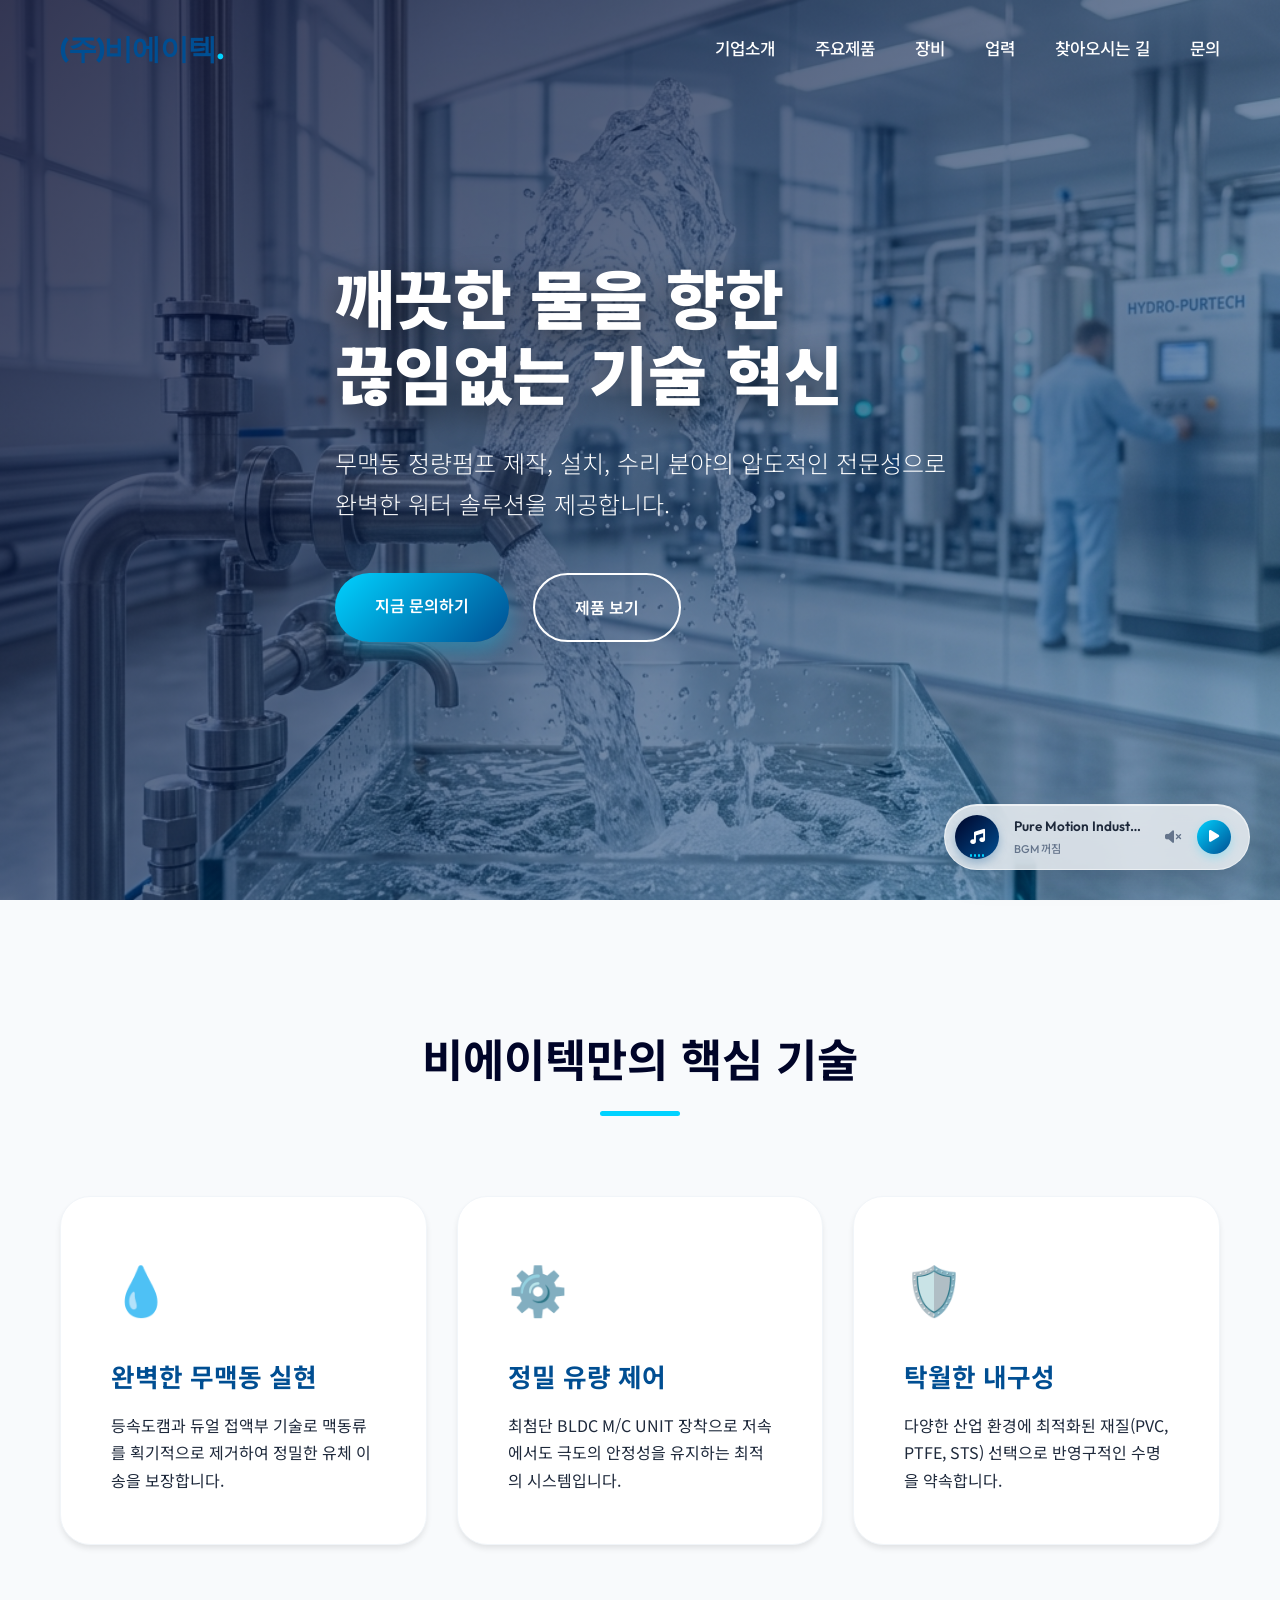
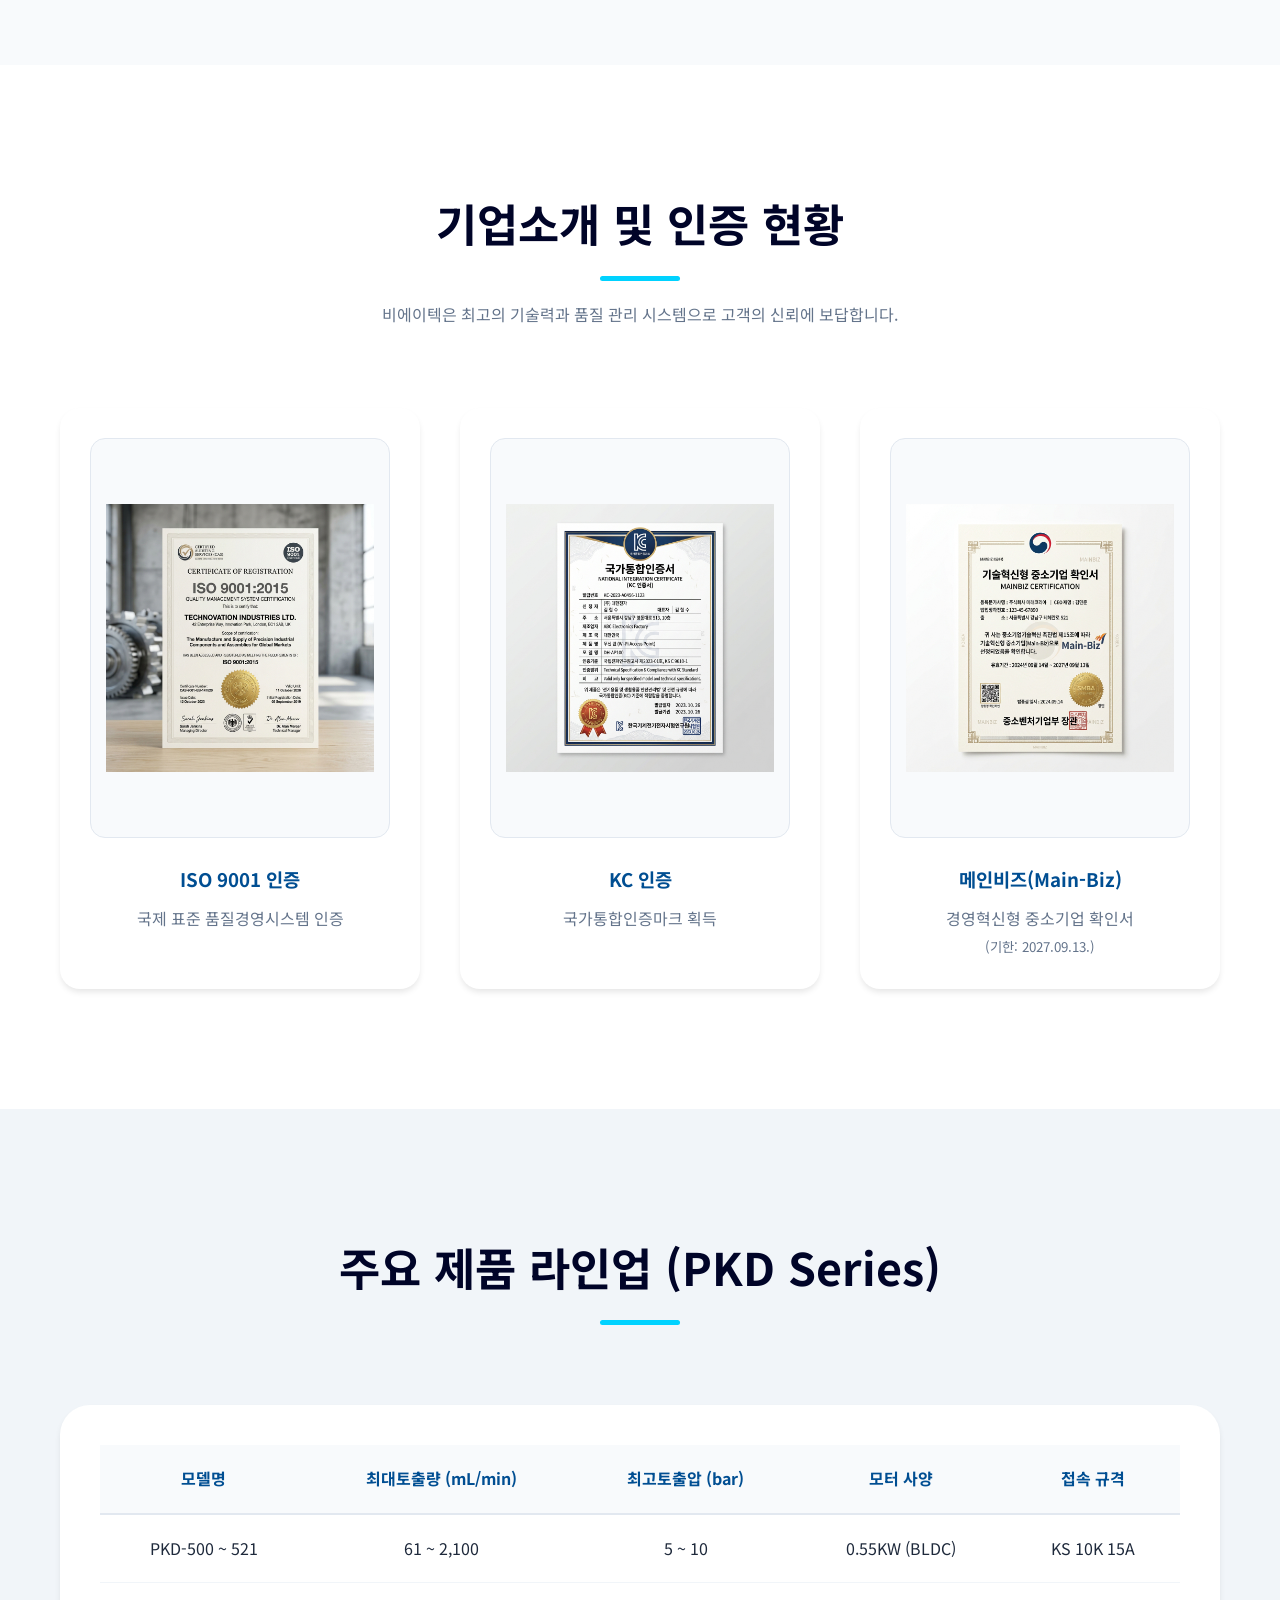
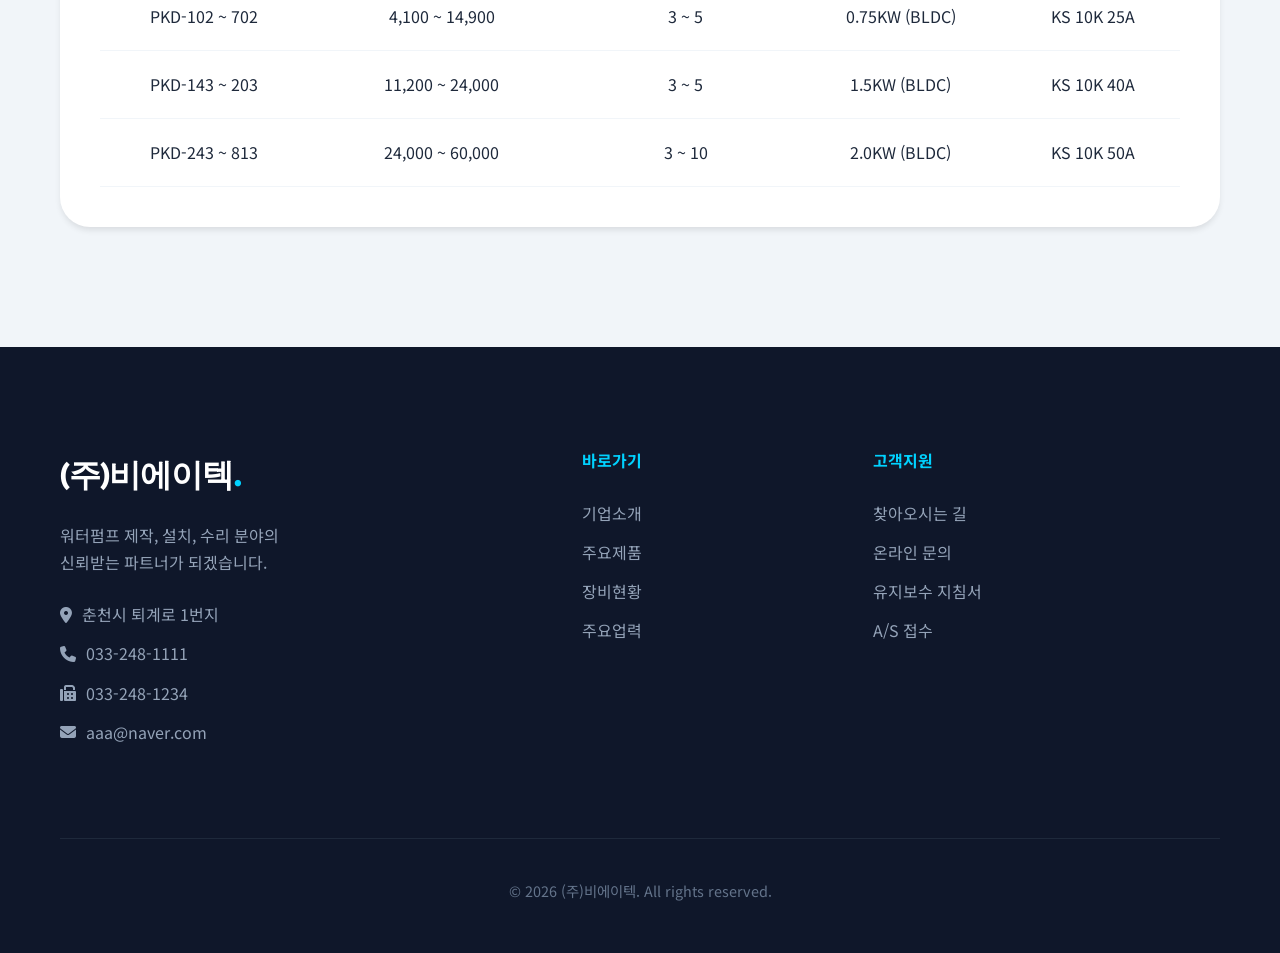
<file: Web_ebook/index.html>
<!DOCTYPE html>
<html lang="ko">
<head>
    <meta charset="UTF-8">
    <meta name="viewport" content="width=device-width, initial-scale=1.0">
    <title>(주)비에이텍 - 워터펌프 제작·설치·수리 전문기업</title>
    <meta name="description" content="(주)비에이텍은 무맥동 정량펌프 전문 제작 및 유지보수 기업입니다.">
    <link rel="stylesheet" href="index.css">
    <!-- Font Awesome for icons -->
    <link rel="stylesheet" href="https://cdnjs.cloudflare.com/ajax/libs/font-awesome/6.4.0/css/all.min.css">
</head>
<body>

    <!-- Header Navigation -->
    <nav id="navbar">
        <div class="container nav-content">
            <a href="index.html" class="logo">(주)비에이텍<span>.</span></a>
            <ul class="nav-links">
                <li><a href="#certifications">기업소개</a></li>
                <li><a href="product.html">주요제품</a></li>
                <li><a href="equipment.html">장비</a></li>
                <li><a href="sales_history.html">업력</a></li>
                <li><a href="map.html">찾아오시는 길</a></li>
                <li><a href="inquiry.html">문의</a></li>
            </ul>
        </div>
    </nav>

    <!-- Hero Section -->
    <section class="hero">
        <div class="hero-overlay"></div>
        <!-- Using a placeholder if local image is not ready, but the CSS will handle the background -->
        <img src="hero.png" alt="Clean Water" class="hero-img">
        <div class="container hero-content">
            <h1 class="reveal">깨끗한 물을 향한<br>끊임없는 기술 혁신</h1>
            <p class="reveal">무맥동 정량펌프 제작, 설치, 수리 분야의 압도적인 전문성으로<br>완벽한 워터 솔루션을 제공합니다.</p>
            <div class="cta-group reveal">
                <a href="inquiry.html" class="btn btn-primary">지금 문의하기</a>
                <a href="product.html" class="btn" style="border: 2px solid white; color: white;">제품 보기</a>
            </div>
        </div>
    </section>

    <!-- Features Section -->
    <section id="features" class="section">
        <div class="container">
            <div class="section-header reveal">
                <h2>비에이텍만의 핵심 기술</h2>
                <div class="divider"></div>
            </div>
            <div class="features-grid">
                <div class="feature-card reveal">
                    <span class="feature-icon">💧</span>
                    <h3>완벽한 무맥동 실현</h3>
                    <p>등속도캠과 듀얼 접액부 기술로 맥동류를 획기적으로 제거하여 정밀한 유체 이송을 보장합니다.</p>
                </div>
                <div class="feature-card reveal">
                    <span class="feature-icon">⚙️</span>
                    <h3>정밀 유량 제어</h3>
                    <p>최첨단 BLDC M/C UNIT 장착으로 저속에서도 극도의 안정성을 유지하는 최적의 시스템입니다.</p>
                </div>
                <div class="feature-card reveal">
                    <span class="feature-icon">🛡️</span>
                    <h3>탁월한 내구성</h3>
                    <p>다양한 산업 환경에 최적화된 재질(PVC, PTFE, STS) 선택으로 반영구적인 수명을 약속합니다.</p>
                </div>
            </div>
        </div>
    </section>

    <!-- Certifications Section -->
    <section id="certifications" class="section" style="background-color: white;">
        <div class="container">
            <div class="section-header reveal">
                <h2>기업소개 및 인증 현황</h2>
                <div class="divider"></div>
                <p style="margin-top: 20px; color: var(--text-muted);">비에이텍은 최고의 기술력과 품질 관리 시스템으로 고객의 신뢰에 보답합니다.</p>
            </div>
            <div class="cert-grid">
                <div class="cert-item reveal">
                    <div class="cert-img-wrapper">
                        <img src="cert_iso.png" alt="ISO 9001 인증서">
                    </div>
                    <h3>ISO 9001 인증</h3>
                    <p>국제 표준 품질경영시스템 인증</p>
                </div>
                <div class="cert-item reveal">
                    <div class="cert-img-wrapper">
                        <img src="cert_kc.png" alt="KC 인증서">
                    </div>
                    <h3>KC 인증</h3>
                    <p>국가통합인증마크 획득</p>
                </div>
                <div class="cert-item reveal">
                    <div class="cert-img-wrapper">
                        <img src="cert_mainbiz.png" alt="메인비즈 확인서">
                    </div>
                    <h3>메인비즈(Main-Biz)</h3>
                    <p>경영혁신형 중소기업 확인서<br><small>(기한: 2027.09.13.)</small></p>
                </div>
            </div>
        </div>
    </section>

    <!-- Product Table Section -->
    <section id="products" class="section" style="background-color: #f1f5f9;">
        <div class="container">
            <div class="section-header reveal">
                <h2>주요 제품 라인업 (PKD Series)</h2>
                <div class="divider"></div>
            </div>
            <div class="table-container reveal">
                <table>
                    <thead>
                        <tr>
                            <th>모델명</th>
                            <th>최대토출량 (mL/min)</th>
                            <th>최고토출압 (bar)</th>
                            <th>모터 사양</th>
                            <th>접속 규격</th>
                        </tr>
                    </thead>
                    <tbody>
                        <tr>
                            <td>PKD-500 ~ 521</td>
                            <td>61 ~ 2,100</td>
                            <td>5 ~ 10</td>
                            <td>0.55KW (BLDC)</td>
                            <td>KS 10K 15A</td>
                        </tr>
                        <tr>
                            <td>PKD-102 ~ 702</td>
                            <td>4,100 ~ 14,900</td>
                            <td>3 ~ 5</td>
                            <td>0.75KW (BLDC)</td>
                            <td>KS 10K 25A</td>
                        </tr>
                        <tr>
                            <td>PKD-143 ~ 203</td>
                            <td>11,200 ~ 24,000</td>
                            <td>3 ~ 5</td>
                            <td>1.5KW (BLDC)</td>
                            <td>KS 10K 40A</td>
                        </tr>
                        <tr>
                            <td>PKD-243 ~ 813</td>
                            <td>24,000 ~ 60,000</td>
                            <td>3 ~ 10</td>
                            <td>2.0KW (BLDC)</td>
                            <td>KS 10K 50A</td>
                        </tr>
                    </tbody>
                </table>
            </div>
        </div>
    </section>

    <!-- Footer Section -->
    <footer>
        <div class="container">
            <div class="footer-grid">
                <div class="footer-brand">
                    <h3 class="logo">(주)비에이텍<span>.</span></h3>
                    <p style="margin-bottom: 25px; color: #94a3b8;">워터펌프 제작, 설치, 수리 분야의<br>신뢰받는 파트너가 되겠습니다.</p>
                    <div class="footer-info">
                        <p><i class="fas fa-map-marker-alt"></i> 춘천시 퇴계로 1번지</p>
                        <p><i class="fas fa-phone"></i> 033-248-1111</p>
                        <p><i class="fas fa-fax"></i> 033-248-1234</p>
                        <p><i class="fas fa-envelope"></i> aaa@naver.com</p>
                    </div>
                </div>
                <div class="footer-links">
                    <h4>바로가기</h4>
                    <ul>
                        <li><a href="intro.html">기업소개</a></li>
                        <li><a href="product.html">주요제품</a></li>
                        <li><a href="equipment.html">장비현황</a></li>
                        <li><a href="sales_history.html">주요업력</a></li>
                    </ul>
                </div>
                <div class="footer-links">
                    <h4>고객지원</h4>
                    <ul>
                        <li><a href="map.html">찾아오시는 길</a></li>
                        <li><a href="inquiry.html">온라인 문의</a></li>
                        <li><a href="#">유지보수 지침서</a></li>
                        <li><a href="#">A/S 접수</a></li>
                    </ul>
                </div>
            </div>
            <div class="footer-bottom">
                <p>&copy; 2026 (주)비에이텍. All rights reserved.</p>
            </div>
        </div>
    </footer>

    <!-- Beautiful BGM Player -->
    <div id="bgm-player" class="bgm-player">
        <audio id="bgm-audio" src="Pure Motion Industrial.mp3" loop autoplay preload="auto"></audio>
        
        <!-- Track Disc -->
        <div class="disc-container">
            <div class="disc" id="bgm-disc">
                <i class="fas fa-music"></i>
            </div>
            <!-- Equalizer Bouncing Bars -->
            <div class="eq-bars" id="bgm-eq">
                <span class="bar"></span>
                <span class="bar"></span>
                <span class="bar"></span>
                <span class="bar"></span>
            </div>
        </div>

        <!-- Track Info & Controls -->
        <div class="bgm-info">
            <div class="bgm-title">Pure Motion Industrial</div>
            <div class="bgm-status" id="bgm-status">BGM 꺼짐</div>
        </div>
        
        <div class="bgm-controls">
            <!-- Volume Control -->
            <div class="volume-container">
                <button class="control-btn" id="bgm-mute-btn" title="음소거">
                    <i class="fas fa-volume-up" id="bgm-volume-icon"></i>
                </button>
                <div class="volume-slider-wrapper">
                    <input type="range" id="bgm-volume" class="volume-slider" min="0" max="1" step="0.05" value="0.5">
                </div>
            </div>
            
            <!-- Play/Pause Toggle -->
            <button class="play-btn" id="bgm-toggle-btn" title="재생/일시정지">
                <i class="fas fa-play" id="bgm-play-icon"></i>
            </button>
        </div>
    </div>

    <script src="script.js"></script>
</body>
</html>
</file>
<file: Web_ebook/index.css>
@import url('https://fonts.googleapis.com/css2?family=Outfit:wght@300;400;600;800&family=Noto+Sans+KR:wght@300;400;500;700;900&display=swap');

:root {
    --primary: #004e92;
    --primary-dark: #000428;
    --secondary: #00d2ff;
    --accent: #00f2fe;
    --white: #ffffff;
    --bg-light: #f8fafc;
    --text-main: #1e293b;
    --text-muted: #64748b;
    --glass: rgba(255, 255, 255, 0.7);
    --glass-border: rgba(255, 255, 255, 0.4);
    --shadow-sm: 0 4px 6px -1px rgb(0 0 0 / 0.1);
    --shadow-lg: 0 20px 25px -5px rgb(0 0 0 / 0.1);
    --transition: all 0.5s cubic-bezier(0.4, 0, 0.2, 1);
}

* {
    margin: 0;
    padding: 0;
    box-sizing: border-box;
}

body {
    font-family: 'Noto Sans KR', sans-serif;
    color: var(--text-main);
    line-height: 1.7;
    background-color: var(--bg-light);
    overflow-x: hidden;
}

/* --- Layout --- */
.container {
    max-width: 1200px;
    margin: 0 auto;
    padding: 0 20px;
}

section {
    padding: 120px 0;
}

/* --- Navigation --- */
nav {
    position: fixed;
    top: 0;
    width: 100%;
    z-index: 1000;
    padding: 1.5rem 0;
    transition: var(--transition);
}

nav.scrolled {
    background: rgba(255, 255, 255, 0.85);
    backdrop-filter: blur(15px);
    padding: 1rem 0;
    box-shadow: var(--shadow-sm);
    border-bottom: 1px solid var(--glass-border);
}

.nav-content {
    display: flex;
    justify-content: space-between;
    align-items: center;
}

.logo {
    font-family: 'Outfit', sans-serif;
    font-size: 1.8rem;
    font-weight: 800;
    color: var(--primary);
    text-decoration: none;
    letter-spacing: -1px;
}

.logo span {
    color: var(--secondary);
}

.nav-links {
    display: flex;
    gap: 2.5rem;
    list-style: none;
}

.nav-links a {
    text-decoration: none;
    color: var(--text-main);
    font-weight: 500;
    font-size: 1.05rem;
    transition: var(--transition);
    position: relative;
}

nav:not(.scrolled) .nav-links a {
    color: white;
}

.nav-links a::after {
    content: '';
    position: absolute;
    bottom: -5px;
    left: 0;
    width: 0;
    height: 2px;
    background: var(--secondary);
    transition: var(--transition);
}

.nav-links a:hover::after {
    width: 100%;
}

/* --- Hero Section --- */
.hero {
    height: 100vh;
    display: flex;
    align-items: center;
    position: relative;
    background: var(--primary-dark);
    color: white;
    overflow: hidden;
}

.hero-overlay {
    position: absolute;
    top: 0;
    left: 0;
    width: 100%;
    height: 100%;
    background: linear-gradient(135deg, rgba(0, 4, 40, 0.8) 0%, rgba(0, 78, 146, 0.4) 100%);
    z-index: 1;
}

.hero-img {
    position: absolute;
    top: 0;
    left: 0;
    width: 100%;
    height: 100%;
    object-fit: cover;
    z-index: 0;
    animation: zoomOut 20s infinite alternate;
}

@keyframes zoomOut {
    from { transform: scale(1); }
    to { transform: scale(1.1); }
}

.hero-content {
    position: relative;
    z-index: 2;
    max-width: 800px;
}

.hero h1 {
    font-size: 4rem;
    font-weight: 900;
    line-height: 1.2;
    margin-bottom: 2rem;
    text-shadow: 0 10px 30px rgba(0,0,0,0.5);
}

.hero p {
    font-size: 1.5rem;
    font-weight: 300;
    margin-bottom: 3rem;
    opacity: 0.9;
}

.cta-group {
    display: flex;
    gap: 1.5rem;
}

.btn {
    padding: 1.2rem 2.5rem;
    border-radius: 50px;
    font-weight: 600;
    text-decoration: none;
    transition: var(--transition);
    display: inline-block;
}

.btn-primary {
    background: linear-gradient(135deg, var(--secondary), var(--primary));
    color: white;
    box-shadow: 0 10px 20px rgba(0, 210, 255, 0.3);
}

.btn-primary:hover {
    transform: translateY(-5px);
    box-shadow: 0 15px 30px rgba(0, 210, 255, 0.4);
}

/* --- Features --- */
.section-header {
    text-align: center;
    margin-bottom: 80px;
}

.section-header h2 {
    font-size: 2.8rem;
    color: var(--primary-dark);
    margin-bottom: 15px;
}

.section-header .divider {
    width: 80px;
    height: 5px;
    background: var(--secondary);
    margin: 0 auto;
    border-radius: 10px;
}

.features-grid {
    display: grid;
    grid-template-columns: repeat(auto-fit, minmax(350px, 1fr));
    gap: 30px;
}

.feature-card {
    background: white;
    padding: 50px;
    border-radius: 30px;
    box-shadow: var(--shadow-sm);
    transition: var(--transition);
    border: 1px solid #f1f5f9;
}

.feature-card:hover {
    transform: translateY(-10px);
    box-shadow: var(--shadow-lg);
}

.feature-icon {
    font-size: 3rem;
    margin-bottom: 25px;
    display: block;
}

.feature-card h3 {
    font-size: 1.6rem;
    margin-bottom: 15px;
    color: var(--primary);
}

/* --- Certifications --- */
.cert-grid {
    display: grid;
    grid-template-columns: repeat(auto-fit, minmax(300px, 1fr));
    gap: 40px;
    margin-top: 50px;
}

.cert-item {
    text-align: center;
    background: white;
    padding: 30px;
    border-radius: 20px;
    box-shadow: var(--shadow-sm);
    transition: var(--transition);
}

.cert-item:hover {
    transform: translateY(-15px);
    box-shadow: var(--shadow-lg);
}

.cert-img-wrapper {
    width: 100%;
    height: 400px;
    background: #f8fafc;
    border-radius: 15px;
    overflow: hidden;
    margin-bottom: 25px;
    border: 1px solid #e2e8f0;
    display: flex;
    align-items: center;
    justify-content: center;
}

.cert-img-wrapper img {
    max-width: 90%;
    max-height: 90%;
    object-fit: contain;
    transition: var(--transition);
}

.cert-item:hover .cert-img-wrapper img {
    transform: scale(1.05);
}

.cert-item h3 {
    color: var(--primary);
    margin-bottom: 10px;
}

.cert-item p {
    color: var(--text-muted);
}

/* --- Table --- */
.table-container {
    background: white;
    padding: 40px;
    border-radius: 30px;
    box-shadow: var(--shadow-sm);
    overflow-x: auto;
}

table {
    width: 100%;
    border-collapse: collapse;
    min-width: 800px;
}

th {
    background: var(--bg-light);
    color: var(--primary);
    padding: 20px;
    text-align: center;
    font-weight: 700;
    border-bottom: 2px solid #e2e8f0;
}

td {
    padding: 20px;
    text-align: center;
    border-bottom: 1px solid #f1f5f9;
}

tr:hover {
    background-color: #f8fafc;
}

/* --- Footer --- */
footer {
    background: #0f172a;
    color: white;
    padding: 100px 0 50px;
}

.footer-grid {
    display: grid;
    grid-template-columns: 2fr 1fr 1.5fr;
    gap: 60px;
    margin-bottom: 80px;
}

.footer-brand h3 {
    font-size: 2rem;
    margin-bottom: 20px;
    color: white;
}

.footer-info p {
    color: #94a3b8;
    margin-bottom: 12px;
    display: flex;
    align-items: center;
    gap: 10px;
}

.footer-links h4 {
    margin-bottom: 25px;
    color: var(--secondary);
}

.footer-links ul {
    list-style: none;
}

.footer-links li {
    margin-bottom: 12px;
}

.footer-links a {
    color: #94a3b8;
    text-decoration: none;
    transition: var(--transition);
}

.footer-links a:hover {
    color: white;
    padding-left: 5px;
}

.footer-bottom {
    border-top: 1px solid #1e293b;
    padding-top: 40px;
    text-align: center;
    color: #64748b;
    font-size: 0.9rem;
}

/* --- Animations --- */
.reveal {
    opacity: 0;
    transform: translateY(40px);
    transition: all 1s ease-out;
}

.reveal.active {
    opacity: 1;
    transform: translateY(0);
}

/* Responsive */
@media (max-width: 1024px) {
    .footer-grid { grid-template-columns: 1fr 1fr; }
}

@media (max-width: 768px) {
    .hero h1 { font-size: 2.5rem; }
    .nav-links { display: none; }
    .footer-grid { grid-template-columns: 1fr; }
}

/* --- Premium BGM Player --- */
.bgm-player {
    position: fixed;
    bottom: 30px;
    right: 30px;
    z-index: 9999;
    background: rgba(255, 255, 255, 0.75);
    backdrop-filter: blur(20px);
    -webkit-backdrop-filter: blur(20px);
    border: 1px solid rgba(255, 255, 255, 0.5);
    border-radius: 50px;
    padding: 10px 18px 10px 10px;
    display: flex;
    align-items: center;
    gap: 15px;
    box-shadow: 0 10px 30px rgba(0, 0, 0, 0.1), 
                inset 0 1px 0 rgba(255, 255, 255, 0.6);
    transition: all 0.4s cubic-bezier(0.165, 0.84, 0.44, 1);
    transform: translateY(100px);
    opacity: 0;
    font-family: 'Outfit', 'Noto Sans KR', sans-serif;
    user-select: none;
}

.bgm-player.show {
    transform: translateY(0);
    opacity: 1;
}

.bgm-player:hover {
    background: rgba(255, 255, 255, 0.85);
    box-shadow: 0 15px 35px rgba(0, 78, 146, 0.15), 
                inset 0 1px 0 rgba(255, 255, 255, 0.8);
    transform: scale(1.02);
}

/* Disc Container */
.disc-container {
    position: relative;
    width: 44px;
    height: 44px;
    display: flex;
    align-items: center;
    justify-content: center;
}

.disc {
    width: 100%;
    height: 100%;
    background: linear-gradient(135deg, #000428 0%, #004e92 100%);
    border-radius: 50%;
    display: flex;
    align-items: center;
    justify-content: center;
    color: var(--white);
    font-size: 0.95rem;
    box-shadow: 0 4px 10px rgba(0, 78, 146, 0.3);
    transition: transform 0.5s ease;
    animation: discSpin 4s linear infinite paused;
}

.bgm-player.playing .disc {
    animation-play-state: running;
}

@keyframes discSpin {
    from { transform: rotate(0deg); }
    to { transform: rotate(360deg); }
}

/* Equalizer */
.eq-bars {
    position: absolute;
    bottom: 2px;
    display: flex;
    gap: 2px;
    align-items: flex-end;
    height: 12px;
}

.eq-bars .bar {
    width: 2px;
    height: 3px;
    background: var(--secondary);
    border-radius: 1px;
    transition: height 0.2s ease;
}

.bgm-player.playing .eq-bars .bar {
    animation: bounce 0.8s ease-in-out infinite alternate;
}

.bgm-player.playing .eq-bars .bar:nth-child(1) { animation-delay: 0.1s; }
.bgm-player.playing .eq-bars .bar:nth-child(2) { animation-delay: 0.3s; }
.bgm-player.playing .eq-bars .bar:nth-child(3) { animation-delay: 0.0s; }
.bgm-player.playing .eq-bars .bar:nth-child(4) { animation-delay: 0.2s; }

@keyframes bounce {
    0% { height: 3px; }
    100% { height: 12px; }
}

/* Track Info */
.bgm-info {
    display: flex;
    flex-direction: column;
    justify-content: center;
    min-width: 130px;
}

.bgm-title {
    font-size: 0.85rem;
    font-weight: 600;
    color: var(--text-main);
    white-space: nowrap;
    overflow: hidden;
    text-overflow: ellipsis;
    max-width: 130px;
}

.bgm-status {
    font-size: 0.7rem;
    color: var(--text-muted);
    font-weight: 500;
    margin-top: 1px;
}

/* Controls */
.bgm-controls {
    display: flex;
    align-items: center;
    gap: 8px;
}

.control-btn, .play-btn {
    border: none;
    background: none;
    cursor: pointer;
    display: flex;
    align-items: center;
    justify-content: center;
    transition: all 0.3s ease;
    outline: none;
}

.control-btn {
    color: var(--text-muted);
    font-size: 0.9rem;
    width: 28px;
    height: 28px;
    border-radius: 50%;
}

.control-btn:hover {
    color: var(--primary);
    background: rgba(0, 78, 146, 0.08);
}

.play-btn {
    background: linear-gradient(135deg, var(--secondary), var(--primary));
    color: white;
    width: 34px;
    height: 34px;
    border-radius: 50%;
    font-size: 0.85rem;
    box-shadow: 0 4px 10px rgba(0, 210, 255, 0.25);
    margin-left: 2px;
}

.play-btn:hover {
    transform: scale(1.08);
    box-shadow: 0 6px 15px rgba(0, 210, 255, 0.35);
}

/* Volume Slider on Hover */
.volume-container {
    display: flex;
    align-items: center;
    position: relative;
}

.volume-slider-wrapper {
    width: 0;
    overflow: hidden;
    transition: width 0.3s cubic-bezier(0.165, 0.84, 0.44, 1);
    display: flex;
    align-items: center;
}

.volume-container:hover .volume-slider-wrapper {
    width: 70px;
    margin-right: 5px;
}

.volume-slider {
    -webkit-appearance: none;
    width: 100%;
    height: 4px;
    border-radius: 2px;
    background: #e2e8f0;
    outline: none;
    cursor: pointer;
}

.volume-slider::-webkit-slider-thumb {
    -webkit-appearance: none;
    appearance: none;
    width: 10px;
    height: 10px;
    border-radius: 50%;
    background: var(--primary);
    cursor: pointer;
    transition: transform 0.1s ease;
}

.volume-slider::-webkit-slider-thumb:hover {
    transform: scale(1.3);
}

/* Mobile responsive BGM */
@media (max-width: 480px) {
    .bgm-player {
        bottom: 20px;
        right: 20px;
        left: 20px;
        justify-content: space-between;
        padding: 8px 15px;
    }
    .bgm-info {
        min-width: 0;
        flex: 1;
        margin-left: 10px;
    }
    .bgm-title {
        max-width: 160px;
    }
}

/* --- Welcome Overlay for BGM Autoplay --- */
.welcome-overlay {
    position: fixed;
    top: 0;
    left: 0;
    width: 100vw;
    height: 100vh;
    background: linear-gradient(135deg, #000428 0%, #004e92 100%);
    display: flex;
    align-items: center;
    justify-content: center;
    z-index: 10000;
    transition: opacity 0.8s cubic-bezier(0.25, 1, 0.5, 1), visibility 0.8s;
    padding: 20px;
}

.welcome-overlay.fade-out {
    opacity: 0;
    visibility: hidden;
    pointer-events: none;
}

.welcome-card {
    background: rgba(255, 255, 255, 0.08);
    backdrop-filter: blur(25px);
    -webkit-backdrop-filter: blur(25px);
    border: 1px solid rgba(255, 255, 255, 0.18);
    border-radius: 30px;
    padding: 50px 40px;
    max-width: 550px;
    width: 100%;
    text-align: center;
    box-shadow: 0 25px 50px -12px rgba(0, 0, 0, 0.5), 
                inset 0 1px 0 rgba(255, 255, 255, 0.2);
    animation: welcomeCardFloat 1.2s cubic-bezier(0.34, 1.56, 0.64, 1);
    color: white;
}

@keyframes welcomeCardFloat {
    0% { transform: translateY(30px); opacity: 0; }
    100% { transform: translateY(0); opacity: 1; }
}

.welcome-logo {
    font-family: 'Outfit', sans-serif;
    font-size: 2.2rem;
    font-weight: 800;
    color: white;
    letter-spacing: -1px;
    margin-bottom: 25px;
}

.welcome-logo span {
    color: var(--secondary);
}

.welcome-card h2 {
    font-size: 1.6rem;
    font-weight: 700;
    margin-bottom: 20px;
    line-height: 1.4;
    word-break: keep-all;
    background: linear-gradient(to right, #ffffff, var(--secondary));
    -webkit-background-clip: text;
    -webkit-text-fill-color: transparent;
}

.welcome-card p {
    font-size: 1rem;
    font-weight: 300;
    line-height: 1.7;
    margin-bottom: 35px;
    color: rgba(255, 255, 255, 0.75);
    word-break: keep-all;
}

.welcome-btn {
    background: linear-gradient(135deg, var(--secondary), var(--primary));
    color: white;
    border: none;
    padding: 15px 40px;
    font-size: 1.1rem;
    font-weight: 600;
    border-radius: 50px;
    cursor: pointer;
    box-shadow: 0 10px 25px rgba(0, 210, 255, 0.4), 
                0 0 0 0px rgba(0, 210, 255, 0.2);
    display: inline-flex;
    align-items: center;
    gap: 12px;
    transition: all 0.3s cubic-bezier(0.165, 0.84, 0.44, 1);
    animation: welcomePulse 2s infinite;
    outline: none;
}

.welcome-btn:hover {
    transform: translateY(-3px) scale(1.03);
    box-shadow: 0 15px 30px rgba(0, 210, 255, 0.5);
    animation-play-state: paused;
}

.welcome-btn:active {
    transform: translateY(-1px);
}

@keyframes welcomePulse {
    0% {
        box-shadow: 0 10px 25px rgba(0, 210, 255, 0.4), 0 0 0 0px rgba(0, 210, 255, 0.4);
    }
    70% {
        box-shadow: 0 10px 25px rgba(0, 210, 255, 0.4), 0 0 0 15px rgba(0, 210, 255, 0);
    }
    100% {
        box-shadow: 0 10px 25px rgba(0, 210, 255, 0.4), 0 0 0 0px rgba(0, 210, 255, 0);
    }
}
</file>
